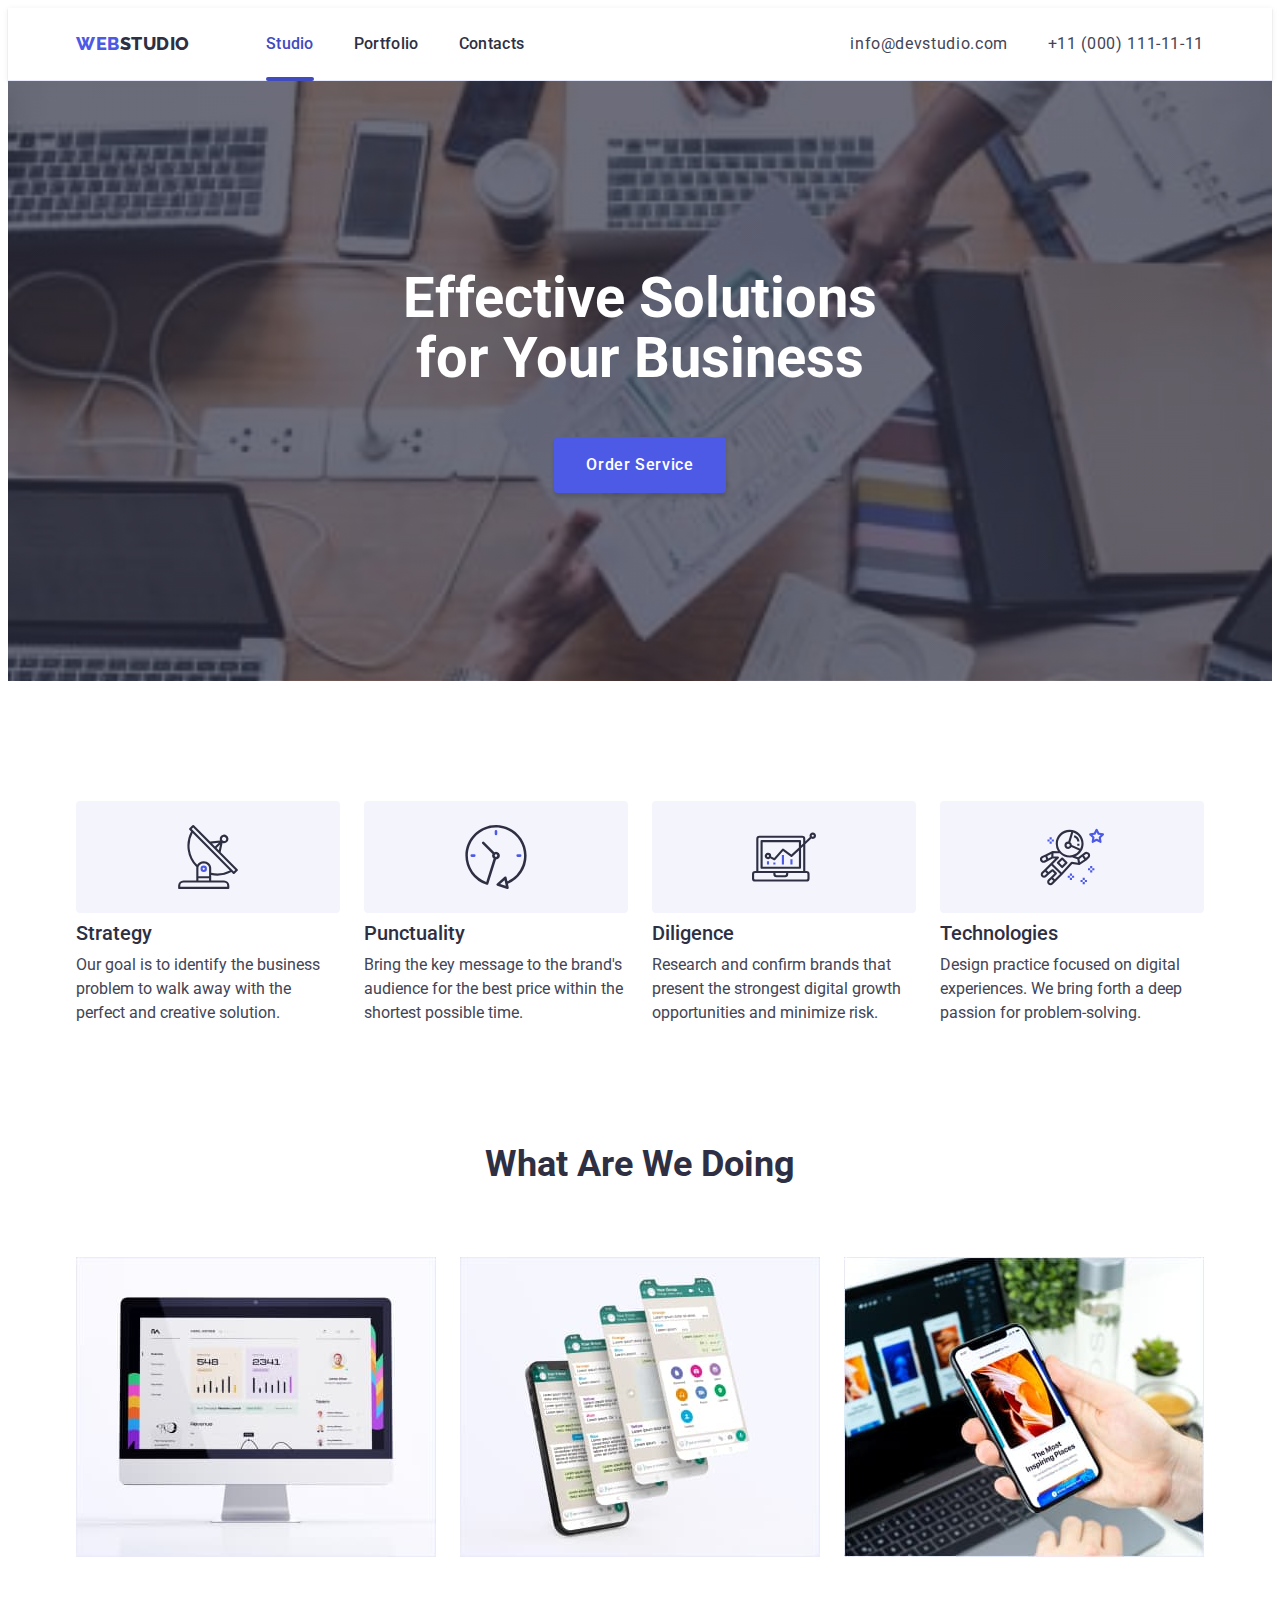
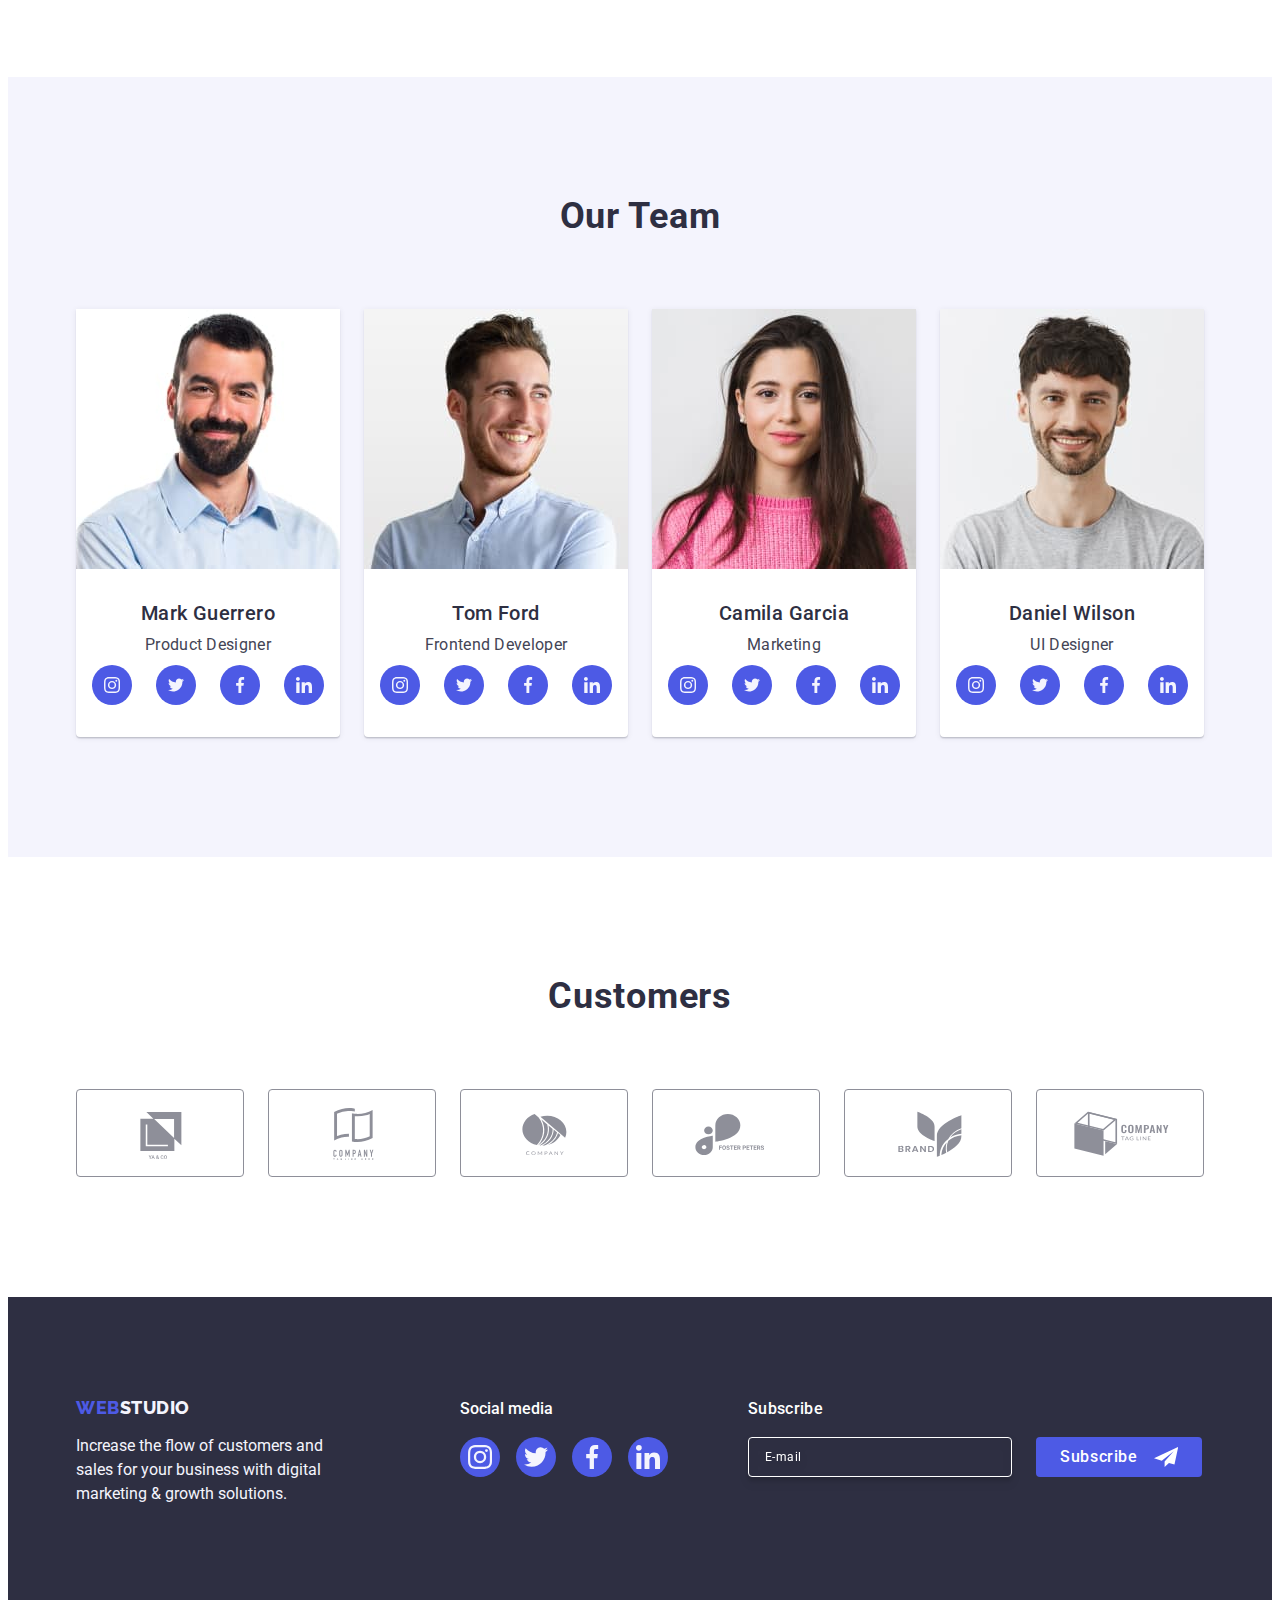
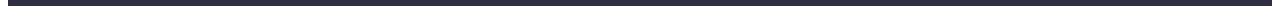
<file: index.html>
<!DOCTYPE html>
<html lang="en">

<head>
    <meta charset="UTF-8">
    <meta http-equiv="X-UA-Compatible" content="IE=edge">
    <meta name="viewport" content="width=device-width, initial-scale=1.0">
    <link rel="preconnect" href="https://fonts.googleapis.com">
    <link rel="preconnect" href="https://fonts.gstatic.com" crossorigin>
    <link
        href="https://fonts.googleapis.com/css2?family=Poltawski+Nowy:ital,wght@1,500&family=Raleway:wght@800&family=Roboto:wght@400;500;700&display=swap"
        rel="stylesheet" />
    <link rel="stylesheet" href="https://cdnjs.cloudflare.com/ajax/libs/modern-normalize/2.0.0/modern-normalize.min.css"
        integrity="sha512-4xo8blKMVCiXpTaLzQSLSw3KFOVPWhm/TRtuPVc4WG6kUgjH6J03IBuG7JZPkcWMxJ5huwaBpOpnwYElP/m6wg=="
        crossorigin="anonymous" referrerpolicy="no-referrer" />
    <link rel="stylesheet" href="./css/styles.css" />
    <title>Webstudio</title>
</head>

<body>
    <header class="header-page">
        <div class="header-container container">
            <nav class="header-nav">
                <a class="header-logo-blue link" href="./index.html">Web<span class="header-logo-black">Studio</span>
                </a>
                <ul class="header-nav-list list">
                    <li class="header-nav-item">
                        <a class="header-nav-link link current" href="./index.html">Studio</a>
                    </li>
                    <li class="header-nav-item">
                        <a class="header-nav-link link" href="./portfolio.html">Portfolio</a>
                    </li>
                    <li class="header-nav-item">
                        <a class="header-nav-link link" href="">Contacts</a>
                    </li>
                </ul>
            </nav>
            <address class="header-contacts">
                <ul class="header-contacts-list list">
                    <li class="header-contacts-item">
                        <a class="header-contacts-link link" href="mailto:info@devstudio.com">info@devstudio.com</a>
                    </li>
                    <li class="header-contacts-item">
                        <a class="header-contacts-link link" href="tel:+110001111111">+11 (000) 111-11-11</a>
                    </li>
                </ul>
            </address>

            <button class="mobile-menu-open js-open-menu" type="button">
                <svg class="mobile-menu-open-icon" aria-label="mobile-menu-open" width="32" height="22"
                    stroke="var(--primary-color)">
                    <use href="./images/icons.svg#icon-mobile-menu"></use>
                </svg>
            </button>

            <div class="mobile-menu-container js-menu-container">
                <div class="mobile-menu-cover">
                    <button class="mobile-menu-close js-close-menu" type="button">
                        <svg class="mobile-menu-close-icon" aria-label="mobile-menu-close" width="8" height="8">
                            <use href="./images/icons.svg#icon-close-icon"></use>
                        </svg>
                    </button>
                    <ul class="mobile-menu-list list">
                        <li class="mobile-menu-item">
                            <a class="mobile-menu-nav current link" href="./index.html">Studio</a>
                        </li>
                        <li class="mobile-menu-item">
                            <a class="mobile-menu-nav link" href="./portfolio.html">Portfolio</a>
                        </li>
                        <li class="mobile-menu-item">
                            <a class="mobile-menu-nav link" href="">Contacts</a>
                        </li>
                    </ul>
                    <address class="mobile-menu-contacts">
                        <ul class="mobile-menu-contacts-list list">
                            <li class="mobile-menu-contacts-item">
                                <a class="mobile-menu-contacts-tel link" href="tel:+110001111111">+11 (000)
                                    111-11-11</a>
                            </li>
                            <li class="mobile-menu-contacts-item">
                                <a class="mobile-menu-contacts-mail link"
                                    href="mailto:info@devstudio.com">info@devstudio.com</a>
                            </li>
                        </ul>
                    </address>
                    <ul class="mobile-menu-social-list list">
                        <li class="mobile-menu-social-item">
                            <a class="mobile-menu-social-link link" href="">
                                <svg class="mobile-menu-social-icon" width="16" height="16">
                                    <use href="./images/icons.svg#icon-instagram-2"></use>
                                </svg>
                            </a>
                        </li>
                        <li class="mobile-menu-social-item">
                            <a class="mobile-menu-social-link link" href="">
                                <svg class="mobile-menu-social-icon" width="16" height="16">
                                    <use href="./images/icons.svg#icon-twitter-1"></use>
                                </svg>
                            </a>
                        </li>
                        <li class="mobile-menu-social-item">
                            <a class="mobile-menu-social-link link" href="">
                                <svg class="mobile-menu-social-icon" width="16" height="16">
                                    <use href="./images/icons.svg#icon-facebook-1"></use>
                                </svg>
                            </a>
                        </li>
                        <li class="mobile-menu-social-item">
                            <a class="mobile-menu-social-link link" href="">
                                <svg class="mobile-menu-social-icon" width="16" height="16">
                                    <use href="./images/icons.svg#icon-linkedin-1"></use>
                                </svg>
                            </a>
                        </li>
                    </ul>
                </div>
            </div>
    </header>
    <!--HERO-->
    <main>
        <section class="hero-section hero-section-bg-img">
            <div class="container">
                <h1 class="hero-title">Effective Solutions for Your Business</h1>
                <button class="hero-button" type="button" data-modal-open>Order Service</button>
            </div>
        </section>
        <!--BENEFITS-->
        <section class="benefits">
            <div class="container">
                <h2 class="visually-hidden">Our benefits</h2>
                <ul class="benefits-list list">
                    <li class="benefits-item">
                        <div class="benefits-cover">
                            <svg class="benefits-icon" aria-label="antenna" width="64" height="64">
                                <use href="./images/icons.svg#icon-antenna"></use>
                            </svg>
                        </div>
                        <h3 class="benefits-title">Strategy</h3>
                        <p class="benefits-text">Our goal is to identify the business
                            problem to walk away with the perfect and creative solution.</p>
                    </li>
                    <li class="benefits-item">
                        <div class="benefits-cover">
                            <svg class="benefits-icon" aria-label="clock" width="64" height="64">
                                <use href="./images/icons.svg#icon-clock"></use>
                            </svg>
                        </div>
                        <h3 class="benefits-title">Punctuality</h3>
                        <p class="benefits-text">Bring the key message to the brand's audience for
                            the best price within the shortest possible time.
                        </p>
                    </li>
                    <li class="benefits-item">
                        <div class="benefits-cover">
                            <svg class="benefits-icon" aria-label="diagram" width="64" height="64">
                                <use href="./images/icons.svg#icon-diagram"></use>
                            </svg>
                        </div>
                        <h3 class="benefits-title">Diligence</h3>
                        <p class="benefits-text">Research and confirm brands that present the
                            strongest digital growth opportunities and minimize risk.
                        </p>
                    </li>
                    <li class="benefits-item">
                        <div class="benefits-cover">
                            <svg class="benefits-icon" aria-label="astronaut" width="64" height="64">
                                <use href="./images/icons.svg#icon-astronaut"></use>
                            </svg>
                        </div>
                        <h3 class="benefits-title">Technologies</h3>
                        <p class="benefits-text">Design practice focused on digital experiences.
                            We bring forth a deep passion for
                            problem-solving.
                        </p>
                    </li>
                </ul>
            </div>
        </section>
        <!--Preview-->
        <section class="preview">
            <div class="container">
                <h2 class="preview-title">What are we doing</h2>
                <ul class="preview-list list">
                    <li class="preview-item">
                        <img class="preview-image" srcset="./images/preview/preview-pic-1-2x.jpeg 2x"
                            src="./images/preview/preview-pic-1-1x.jpeg" alt="Computer interface" width="360" />
                    </li>
                    <li class="preview-item">
                        <img class="preview-image" srcset="./images/preview/preview-pic-2-2x.jpeg 2x"
                            src="./images/preview/preview-pic-2-1x.jpeg" alt="Apps interface" width="360" />
                    </li>
                    <li class="preview-item">
                        <img class="preview-image" srcset="./images/preview/preview-pic-3-2x.jpeg 2x"
                            src="./images/preview/preview-pic-3-1x.jpeg" alt="Webpage interface" width="360" />
                    </li>
                </ul>
            </div>
        </section>
        <!--Team members-->
        <section class="team">
            <div class="container">
                <h2 class="team-title">Our Team</h2>
                <ul class="team-list list">
                    <li class="team-item">
                        <img class="team-image" srcset="./images/our-team/team-mark-2x.jpeg 2x"
                            src="./images/our-team/team-mark-1x.jpeg" alt="Mark Guerrero" width="264" height="260" />
                        <div class="team-cover">
                            <h3 class="team-member">Mark Guerrero</h3>
                            <p class="team-occupation">Product Designer</p>
                            <ul class="team-icons list">
                                <li class="team-icons-item">
                                    <a href="" class="team-icons-link">
                                        <svg class="team-icon" aria-label="instagram" width="16" height="16">
                                            <use href="./images/icons.svg#icon-instagram-2"></use>
                                        </svg>
                                    </a>
                                </li>
                                <li class="team-icons-item">
                                    <a href="" class="team-icons-link">
                                        <svg class="team-icon" aria-label="twitter" width="16" height="16">
                                            <use href="./images/icons.svg#icon-twitter-1"></use>
                                        </svg>
                                    </a>
                                </li>
                                <li class="team-icons-item">
                                    <a href="" class="team-icons-link">
                                        <svg class="team-icon" aria-label="facebook" width="16" height="16">
                                            <use href="./images/icons.svg#icon-facebook-1"></use>
                                        </svg>
                                    </a>
                                </li>
                                <li class="team-icons-item">
                                    <a href="" class="team-icons-link">
                                        <svg class="team-icon" aria-label="linkedin" width="16" height="16">
                                            <use href="./images/icons.svg#icon-linkedin-1"></use>
                                        </svg>
                                    </a>
                                </li>
                            </ul>
                        </div>
                    </li>
                    <li class="team-item">
                        <img class="team-image" srcset="./images/our-team/team-tom-2x.jpeg 2x"
                            src="./images/our-team/team-tom-1x.jpeg" alt="Tom Ford" width="264" height="260" />
                        <div class="team-cover">
                            <h3 class="team-member">Tom Ford</h3>
                            <p class="team-occupation">Frontend Developer</p>
                            <ul class="team-icons list">
                                <li class="team-icons-item">
                                    <a href="" class="team-icons-link">
                                        <svg class="team-icon" aria-label="instagram" width="16" height="16">
                                            <use href="./images/icons.svg#icon-instagram-2"></use>
                                        </svg>
                                    </a>
                                </li>
                                <li class="team-icons-item">
                                    <a href="" class="team-icons-link">
                                        <svg class="team-icon" aria-label="twitter" width="16" height="16">
                                            <use href="./images/icons.svg#icon-twitter-1"></use>
                                        </svg>
                                    </a>
                                </li>
                                <li class="team-icons-item">
                                    <a href="" class="team-icons-link">
                                        <svg class="team-icon" aria-label="facebook" width="16" height="16">
                                            <use href="./images/icons.svg#icon-facebook-1"></use>
                                        </svg>
                                    </a>
                                </li>
                                <li class="team-icons-item">
                                    <a href="" class="team-icons-link">
                                        <svg class="team-icon" aria-label="linkedin" width="16" height="16">
                                            <use href="./images/icons.svg#icon-linkedin-1"></use>
                                        </svg>
                                    </a>
                                </li>
                            </ul>
                        </div>
                    </li>
                    <li class="team-item">
                        <img class="team__image" srcset="./images/our-team/team-camila-2x.jpeg 2x"
                            src="./images/our-team/team-camila-1x.jpeg" alt="Camila Garcia" width="264" height="260" />
                        <div class="team-cover">
                            <h3 class="team-member">Camila Garcia</h3>
                            <p class="team-occupation">Marketing</p>
                            <ul class="team-icons list">
                                <li class="team-icons-item">
                                    <a href="" class="team-icons-link">
                                        <svg class="team-icon" aria-label="instagram" width="16" height="16">
                                            <use href="./images/icons.svg#icon-instagram-2"></use>
                                        </svg>
                                    </a>
                                </li>
                                <li class="team-icons-item">
                                    <a href="" class="team-icons-link">
                                        <svg class="team-icon" aria-label="twitter" width="16" height="16">
                                            <use href="./images/icons.svg#icon-twitter-1"></use>
                                        </svg>
                                    </a>
                                </li>
                                <li class="team-icons-item">
                                    <a href="" class="team-icons-link">
                                        <svg class="team-icon" aria-label="facebook" width="16" height="16">
                                            <use href="./images/icons.svg#icon-facebook-1"></use>
                                        </svg>
                                    </a>
                                </li>
                                <li class="team-icons-item">
                                    <a href="" class="team-icons-link">
                                        <svg class="team-icon" aria-label="linkedin" width="16" height="16">
                                            <use href="./images/icons.svg#icon-linkedin-1"></use>
                                        </svg>
                                    </a>
                                </li>
                            </ul>
                        </div>
                    </li>
                    <li class="team-item">
                        <img class="team__image" srcset="./images/our-team/team-daniel-2x.jpeg 2x"
                            src="./images/our-team/team-daniel-1x.jpeg" alt="Daniel Wilson" width="264" height="260" />
                        <div class="team-cover">
                            <h3 class="team-member">Daniel Wilson</h3>
                            <p class="team-occupation">UI Designer</p>
                            <ul class="team-icons list">
                                <li class="team-icons-item">
                                    <a href="" class="team-icons-link">
                                        <svg class="team-icon" aria-label="instagram" width="16" height="16">
                                            <use href="./images/icons.svg#icon-instagram-2"></use>
                                        </svg>
                                    </a>
                                </li>
                                <li class="team-icons-item">
                                    <a href="" class="team-icons-link">
                                        <svg class="team-icon" aria-label="twitter" width="16" height="16">
                                            <use href="./images/icons.svg#icon-twitter-1"></use>
                                        </svg>
                                    </a>
                                </li>
                                <li class="team-icons-item">
                                    <a href="" class="team-icons-link">
                                        <svg class="team-icon" aria-label="facebook" width="16" height="16">
                                            <use href="./images/icons.svg#icon-facebook-1"></use>
                                        </svg>
                                    </a>
                                </li>
                                <li class="team-icons-item">
                                    <a href="" class="team-icons-link">
                                        <svg class="team-icon" aria-label="linkedin" width="16" height="16">
                                            <use href="./images/icons.svg#icon-linkedin-1"></use>
                                        </svg>
                                    </a>
                                </li>
                            </ul>
                        </div>
                    </li>
                </ul>
            </div>
        </section>

        <!--CUSTOMERS SECTION-->

        <section class="customers">
            <div class="customers-container container">
                <h2 class="customers-title">Customers</h2>
                <ul class="customers-list list">
                    <li class="customers-item">
                        <a href="" class="customers-link">
                            <svg class="customers-icon" aria-label="customers-logo" width="104" height="56">
                                <use href="./images/icons.svg#icon-logo-1"></use>
                            </svg> </a>
                    </li>
                    <li class="customers-item">
                        <a href="" class="customers-link">
                            <svg class="customers-icon" aria-label="customers-logo" width="104" height="56">
                                <use href="./images/icons.svg#icon-logo-2"></use>
                            </svg> </a>
                    </li>
                    <li class="customers-item">
                        <a href="" class="customers-link">
                            <svg class="customers-icon" aria-label="customers-logo" width="104" height="56">
                                <use href="./images/icons.svg#icon-logo-3"></use>
                            </svg> </a>
                    </li>
                    <li class="customers-item">
                        <a href="" class="customers-link">
                            <svg class="customers-icon" aria-label="customers-logo" width="104" height="56">
                                <use href="./images/icons.svg#icon-logo-4"></use>
                            </svg> </a>
                    </li>
                    <li class="customers-item">
                        <a href="" class="customers-link">
                            <svg class="customers-icon" aria-label="customers-logo" width="104" height="56">
                                <use href="./images/icons.svg#icon-logo-5"></use>
                            </svg> </a>
                    </li>
                    <li class="customers-item">
                        <a href="" class="customers-link">
                            <svg class="customers-icon" aria-label="customers-logo" width="104" height="56">
                                <use href="./images/icons.svg#icon-logo-6"></use>
                            </svg> </a>
                    </li>
                </ul>
            </div>
        </section>
    </main>

    <!--Footer-->

    <footer class="footer">
        <div class="footer-container container">
            <div class="footer-logo-cover">
                <a class="footer-logo-blue link" href="./index.html">Web<span class="footer-logo-white">Studio</span>
                </a>
                <p class="footer-subtext">Increase the flow of customers and sales for your business
                    with digital marketing & growth solutions.
                </p>
            </div>

            <div class="footer-cover">
                <p class="footer-media-subtext">Social media</p>
                <ul class="footer-media-list list">
                    <li class="footer-media-item">
                        <a href="" class="footer-media-link">
                            <svg class="footer-icon" aria-label="icon-instagram" width="24" height="24">
                                <use href="./images/icons.svg#icon-instagram-2"></use>
                            </svg>
                        </a>
                    </li>
                    <li class="footer-media-item">
                        <a href="" class="footer-media-link">
                            <svg class="footer-icon" aria-label="icon-twitter" width="24" height="24">
                                <use href="./images/icons.svg#icon-twitter-1"></use>
                            </svg>
                        </a>
                    </li>
                    <li class="footer-media-item">
                        <a href="" class="footer-media-link">
                            <svg class="footer-icon" aria-label="icon-facebook" width="24" height="24">
                                <use href="./images/icons.svg#icon-facebook-1"></use>
                            </svg>
                        </a>
                    </li>
                    <li class="footer-media-item">
                        <a href="" class="footer-media-link">
                            <svg class="footer-icon" aria-label="icon-linkedin" width="24" height="24">
                                <use href="./images/icons.svg#icon-linkedin-1"></use>
                            </svg>
                        </a>
                    </li>
                </ul>
            </div>

            <div class="footer-subscribe-cover">
                <p class="footer-subscribe-text">Subscribe</p>
                <form class="footer-subscribe-form">
                    <label class="footer-subscribe-label">
                        <input class="footer-subscribe-input" type="email" name="email-field" placeholder="E-mail" />
                    </label>
                    <button type="submit" name="email-subscribe-button" class="footer-subscribe-button">
                        Subscribe
                        <svg class="footer-subscribe-icon" aria-label="icon-send" width="24" height="24">
                            <use href="./images/icons.svg#icon-icon-send"></use>
                        </svg>
                    </button>
                </form>
            </div>
        </div>
        </div>
    </footer>

    <div class="backdrop is-hidden" data-modal>
        <div class="modal">
            <button class="modal-button-close" type="button" data-modal-close>
                <svg class="modal-icon-close" aria-label="icon-modal-close" width="8" height="8">
                    <use href="./images/icons.svg#icon-close-icon"></use>
                </svg>
            </button>

            <p class="modal-title">
                Leave your contacts and we will call you back
            </p>

            <form class="modal-form">
                <div class="modal-cover">
                    <label class="modal-label" for="user-name">Name</label>
                    <div class="modal-icon-cover">
                        <input class="modal-input" type="text" name="user-name" id="user-name" />
                        <svg class="modal-icon" aria-label="icon-person" width="18" height="24">
                            <use href="./images/icons.svg#icon-person-black"></use>
                        </svg>
                    </div>
                </div>

                <div class="modal-cover">
                    <label class="modal-label" for="phone-number">Phone</label>
                    <div class="modal-icon-cover">
                        <input class="modal-input" type="tel" name="phone-number" id="phone-number" />
                        <svg class="modal-icon" aria-label="icon-phone" width="18" height="24">
                            <use href="./images/icons.svg#icon-phone-black"></use>
                        </svg>
                    </div>
                </div>

                <div class="modal-cover">
                    <label class="modal-label" for="useremail">Email</label>
                    <div class="modal-icon-cover">
                        <input class="modal-input" type="email" name="user-email" id="useremail" />
                        <svg class="modal-icon" aria-label="icon-email" width="18" height="24">
                            <use href="./images/icons.svg#icon-email-black"></use>
                        </svg>
                    </div>
                </div>

                <div class="modal-text-field-cover">
                    <label class="modal-label" for="user-comment">Comment</label>
                    <textarea class="modal-text-field" name="user-comment" id="user-comment"
                        placeholder="Text input"></textarea>
                </div>

                <div class="modal-check-cover">
                    <input class="modal-check-input visually-hidden" type="checkbox" name="user-privacy"
                        id="user-privacy" value="true" />
                    <label class="modal-check-text" for="user-privacy">
                        <span class="modal-check-box">
                            <svg class="modal-icon-check" aria-label="icon-check-white" width="10" height="8">
                                <use href="./images/icons.svg#icon-check_white"></use>
                            </svg></span>
                        I accept the terms and conditions of the
                        <a class="modal-link-text" href="">Privacy Policy</a></label>
                </div>

                <button class="modal-button-submit" type="submit">Send</button>
            </form>
        </div>
    </div>

    <script src="./js/modal.js"></script>
    <script src="./js/mobile-menu.js"></script>

</body>

</html>
</file>
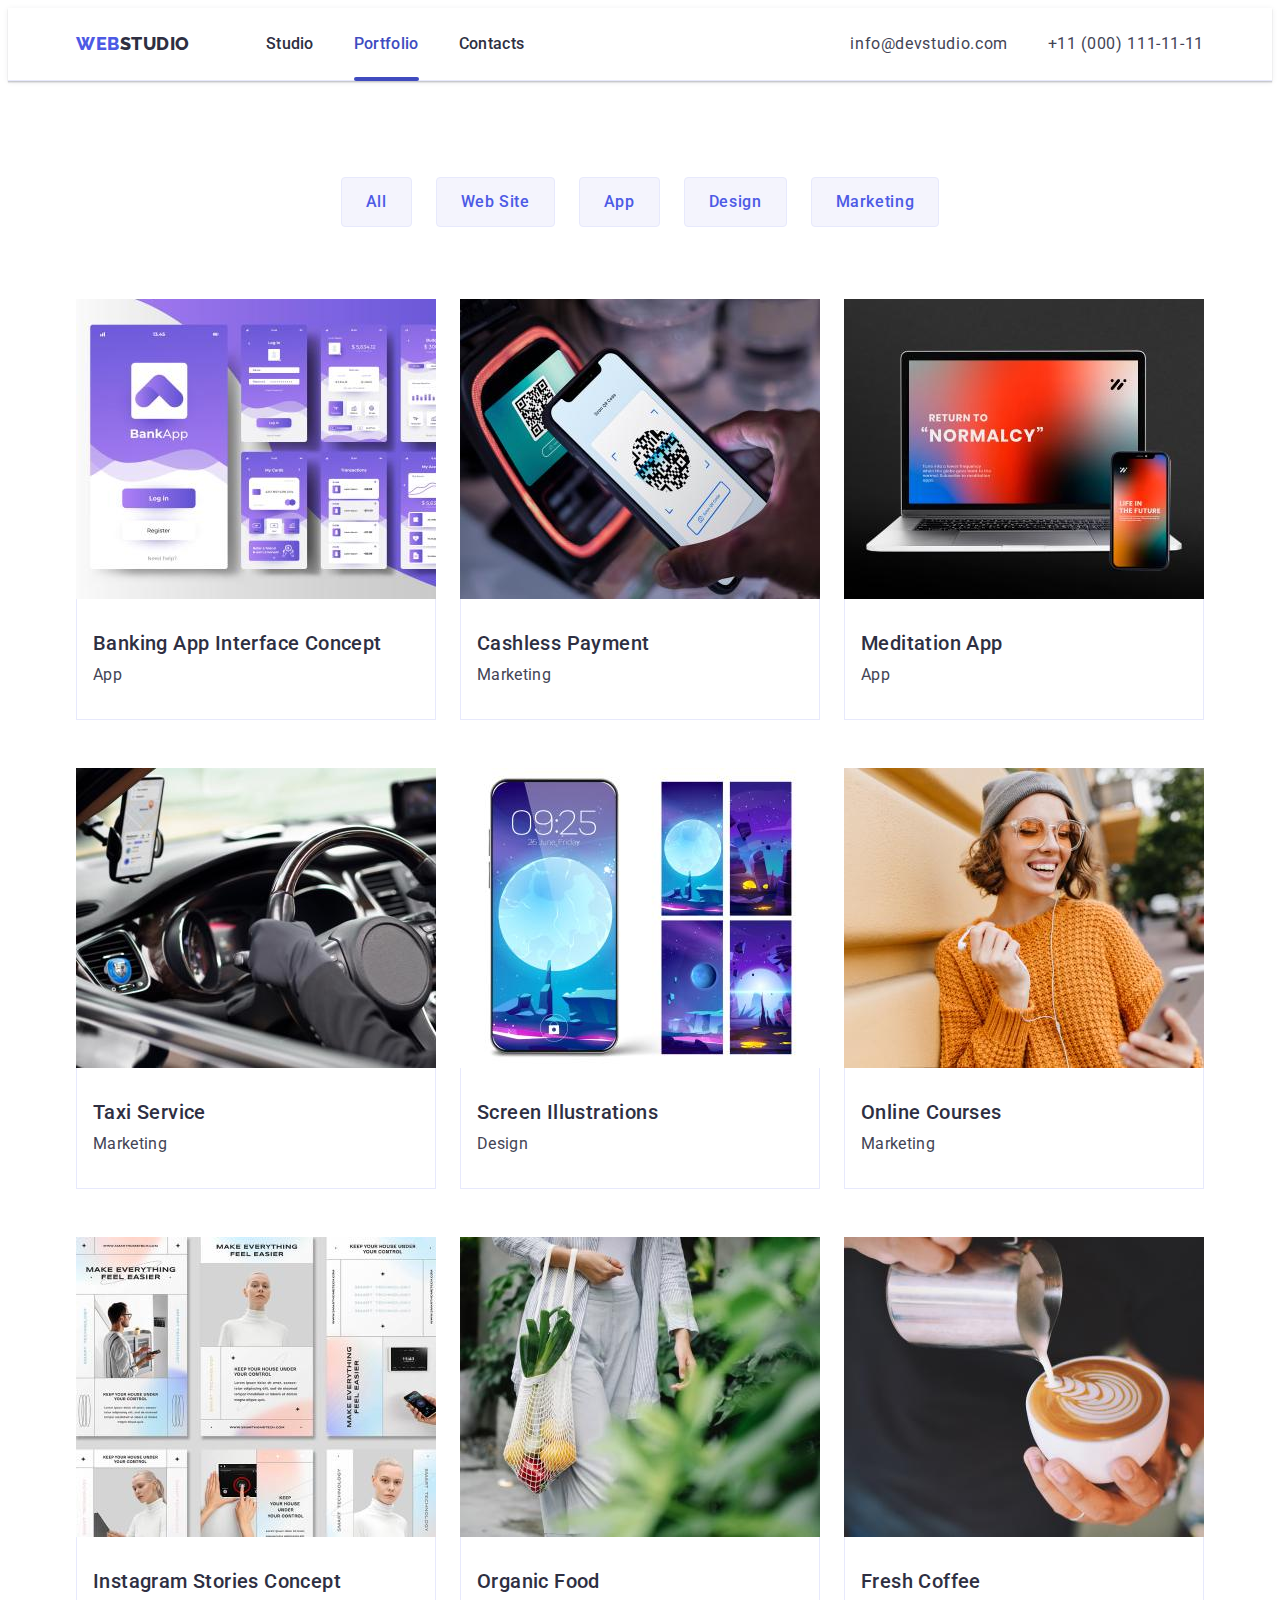
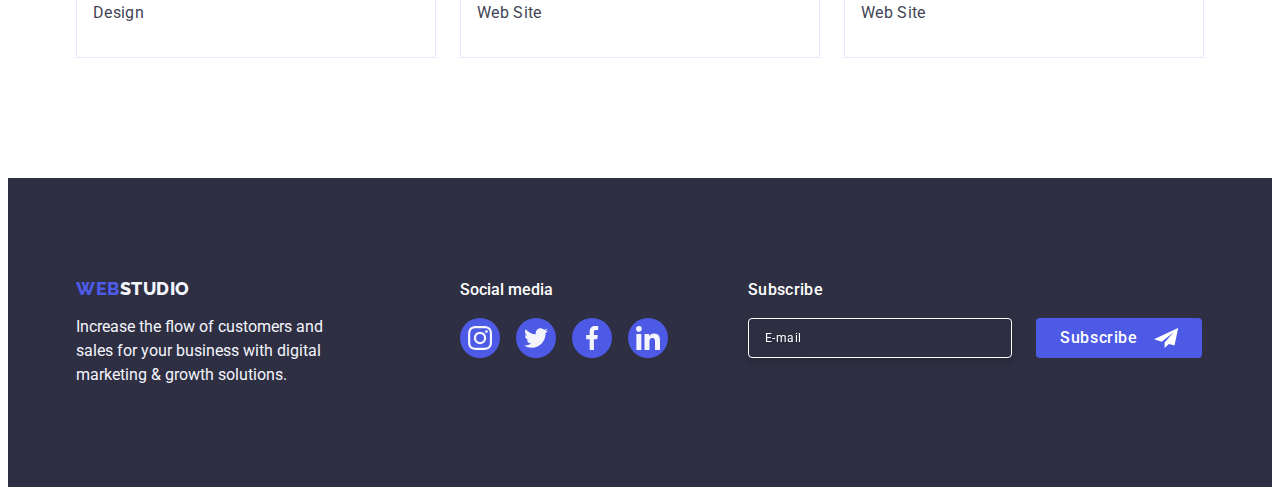
<file: portfolio.html>
<!DOCTYPE html>
<html lang="en">

<head>
    <meta charset="UTF-8">
    <meta http-equiv="X-UA-Compatible" content="IE=edge">
    <meta name="viewport" content="width=device-width, initial-scale=1.0">
    <link rel="preconnect" href="https://fonts.googleapis.com">
    <link rel="preconnect" href="https://fonts.gstatic.com" crossorigin>
    <link
        href="https://fonts.googleapis.com/css2?family=Poltawski+Nowy:ital,wght@1,500&family=Raleway:wght@800&family=Roboto:wght@400;500;700&display=swap"
        rel="stylesheet" />
    <link rel="stylesheet" href="https://cdnjs.cloudflare.com/ajax/libs/modern-normalize/2.0.0/modern-normalize.min.css"
        integrity="sha512-4xo8blKMVCiXpTaLzQSLSw3KFOVPWhm/TRtuPVc4WG6kUgjH6J03IBuG7JZPkcWMxJ5huwaBpOpnwYElP/m6wg=="
        crossorigin="anonymous" referrerpolicy="no-referrer" />
    <link rel="stylesheet" href="./css/styles.css" />
    <title>Webstudio</title>
</head>

<body>
    <header class="header-page">
        <div class="header-container container">
            <nav class="header-nav">
                <a class="header-logo-blue link" href="./index.html">Web<span class="header-logo-black">Studio</span>
                </a>
                <ul class="header-nav-list list">
                    <li class="header-nav-item">
                        <a class="header-nav-link link" href="./index.html">Studio</a>
                    </li>
                    <li class="header-nav-item">
                        <a class="header-nav-link link current" href="./portfolio.html">Portfolio</a>
                    </li>
                    <li class="header-nav-item">
                        <a class="header-nav-link link" href="">Contacts</a>
                    </li>
                </ul>
            </nav>
            <address class="header-contacts">
                <ul class="header-contacts-list list">
                    <li class="header-contacts-item">
                        <a class="header-contacts-link link" href="mailto:info@devstudio.com">info@devstudio.com</a>
                    </li>
                    <li class="header-contacts-item">
                        <a class="header-contacts-link link" href="tel:+110001111111">+11 (000) 111-11-11</a>
                    </li>
                </ul>
            </address>
        </div>
    </header>

    <!--Proposal Gallery-->

    <main>
        <section class="proposals">
            <div class="container">
                <h1 class="visually-hidden">Proposals</h1>
                <ul class="nav-list-proposals list">
                    <li>
                        <button class="nav-button-proposals" type="button">All</button>
                    </li>
                    <li>
                        <button class="nav-button-proposals" type="button">Web Site</button>
                    </li>
                    <li>
                        <button class="nav-button-proposals" type="button">App</button>
                    </li>
                    <li>
                        <button class="nav-button-proposals" type="button">Design</button>
                    </li>
                    <li>
                        <button class="nav-button-proposals" type="button">Marketing</button>
                    </li>
                </ul>

                <!--All-->

                <ul class="product-list list">
                    <li class="product-item">
                        <a class="product-link link" tabindex="0">
                            <div class="product-overley-cover">
                                <img class="product-image" src="./images/portfolio/banking.jpg"
                                    alt="Banking App Interface Concept" width="360" height="300" />
                                <p class="product-oveley-text">14 Stylish and User-Friendly App Design Concepts · Task
                                    Manager App · Calorie Tracker App · Exotic Fruit Ecommerce
                                    App · Cloud Storage App</p>
                            </div>
                            <div class="product-cover">
                                <h2 class="product-title">Banking App Interface Concept</h2>
                                <p class="product-type">App</p>
                            </div>
                        </a>
                    </li>
                    <li class="product-item">
                        <a class="product-link link" tabindex="0">
                            <div class="product-overley-cover">
                                <img class="product-image" src="./images/portfolio/payment.jpg" alt="Cashless Payment"
                                    width="360" height="300" />
                                <p class="product-oveley-text">14 Stylish and User-Friendly App Design Concepts · Task
                                    Manager App · Calorie Tracker App · Exotic Fruit Ecommerce
                                    App · Cloud Storage App</p>
                            </div>
                            <div class="product-cover">
                                <h2 class="product-title">Cashless Payment</h2>
                                <p class="product-type">Marketing</p>
                            </div>
                        </a>
                    </li>
                    <li class="product-item">
                        <a class="product-link link" tabindex="0">
                            <div class="product-overley-cover">
                                <img class="pr-image" src="./images/portfolio/meditation.jpg" alt="Meditation App"
                                    width="360" height="360" />
                                <p class="product-oveley-text">14 Stylish and User-Friendly App Design Concepts · Task
                                    Manager App · Calorie Tracker App · Exotic Fruit Ecommerce
                                    App · Cloud Storage App</p>
                            </div>
                            <div class="product-cover">
                                <h2 class="product-title">Meditation App</h2>
                                <p class="product-type">App</p>
                            </div>
                        </a>
                    </li>
                    <li class="product-item">
                        <a class="product-link link" tabindex="0">
                            <div class="product-overley-cover">
                                <img class="product-image" src="./images/portfolio/taxi.jpg" alt="Taxi Service"
                                    width="360" height="300" />
                                <p class="product-oveley-text">14 Stylish and User-Friendly App Design Concepts · Task
                                    Manager App · Calorie Tracker App · Exotic Fruit Ecommerce
                                    App · Cloud Storage App</p>
                            </div>
                            <div class="product-cover">
                                <h2 class="product-title">Taxi Service</h2>
                                <p class="product-type">Marketing</p>
                            </div>
                        </a>
                    </li>
                    <li class="product-item">
                        <a class="product-link link" tabindex="0">
                            <div class="product-overley-cover">
                                <img class="product-image" src="./images/portfolio/screen.jpg"
                                    alt="Screen Illustrations" width="360" height="300" />
                                <p class="product-oveley-text">14 Stylish and User-Friendly App Design Concepts · Task
                                    Manager App · Calorie Tracker App · Exotic Fruit Ecommerce
                                    App · Cloud Storage App</p>
                            </div>
                            <div class="product-cover">
                                <h2 class="product-title">Screen Illustrations</h2>
                                <p class="product-type">Design</p>
                            </div>
                        </a>
                    </li>
                    <li class="product-item">
                        <a class="product-link link" tabindex="0">
                            <div class="product-overley-cover">
                                <img class="product-image" src="./images/portfolio/courses.jpg" alt="Online Courses"
                                    width="360" height="300" />
                                <p class="product-oveley-text">14 Stylish and User-Friendly App Design Concepts · Task
                                    Manager App · Calorie Tracker App · Exotic Fruit Ecommerce
                                    App · Cloud Storage App</p>
                            </div>
                            <div class="product-cover">
                                <h2 class="product-title">Online Courses</h2>
                                <p class="product-type">Marketing</p>
                            </div>
                        </a>
                    </li>
                    <li class="product-item">
                        <a class="product-link link" tabindex="0">
                            <div class="product-overley-cover">
                                <img class="product-image" src="./images/portfolio/instagram.jpg"
                                    alt="Instagram Stories Concept" width="360" height="360" />
                                <p class="product-oveley-text">14 Stylish and User-Friendly App Design Concepts · Task
                                    Manager App · Calorie Tracker App · Exotic Fruit Ecommerce
                                    App · Cloud Storage App</p>
                            </div>
                            <div class="product-cover">
                                <h2 class="product-title">Instagram Stories Concept</h2>
                                <p class="product-type">Design</p>
                            </div>
                        </a>
                    </li>
                    <li class="product-item">
                        <a class="product-link link" tabindex="0">
                            <div class="product-overley-cover">
                                <img class="product-image" src="./images/portfolio/food.jpg" alt="Organic Food"
                                    width="360" height="300" />
                                <p class="product-oveley-text">14 Stylish and User-Friendly App Design Concepts · Task
                                    Manager App · Calorie Tracker App · Exotic Fruit Ecommerce
                                    App · Cloud Storage App</p>
                            </div>
                            <div class="product-cover">
                                <h2 class="product-title">Organic Food</h2>
                                <p class="product-type">Web Site</p>
                            </div>
                        </a>
                    </li>
                    <li class="product-item">
                        <a class="product-link link" tabindex="0">
                            <div class="product-overley-cover">
                                <img class="product-image" src="./images/portfolio/coffee.jpg" alt="Fresh Coffee"
                                    width="360" height="300" />
                                <p class="product-oveley-text">14 Stylish and User-Friendly App Design Concepts · Task
                                    Manager App · Calorie Tracker App · Exotic Fruit Ecommerce
                                    App · Cloud Storage App</p>
                            </div>
                            <div class="product-cover">
                                <h2 class="product-title">Fresh Coffee</h2>
                                <p class="product-type">Web Site</p>
                            </div>
                        </a>
                    </li>
                </ul>
            </div>
        </section>
    </main>

    <!--Footer-->

    <footer class="footer">
        <div class="footer-container container">
            <div class="footer-logo-cover">
                <a class="footer-logo-blue link" href="./index.html">Web<span class="footer-logo-white">Studio</span>
                </a>
                <p class="footer-subtext">Increase the flow of customers and sales for your business
                    with digital marketing & growth solutions.
                </p>
            </div>

            <div class="footer-cover">
                <p class="footer-media-subtext">Social media</p>
                <ul class="footer-media-list list">
                    <li class="footer-media-item">
                        <a href="" class="footer-media-link">
                            <svg class="footer-icon" aria-label="icon-instagram" width="24" height="24">
                                <use href="./images/icons.svg#icon-instagram-2"></use>
                            </svg>
                        </a>
                    </li>
                    <li class="footer-media-item">
                        <a href="" class="footer-media-link">
                            <svg class="footer-icon" aria-label="icon-twitter" width="24" height="24">
                                <use href="./images/icons.svg#icon-twitter-1"></use>
                            </svg>
                        </a>
                    </li>
                    <li class="footer-media-item">
                        <a href="" class="footer-media-link">
                            <svg class="footer-icon" aria-label="icon-facebook" width="24" height="24">
                                <use href="./images/icons.svg#icon-facebook-1"></use>
                            </svg>
                        </a>
                    </li>
                    <li class="footer-media-item">
                        <a href="" class="footer-media-link">
                            <svg class="footer-icon" aria-label="icon-linkedin" width="24" height="24">
                                <use href="./images/icons.svg#icon-linkedin-1"></use>
                            </svg>
                        </a>
                    </li>
                </ul>
            </div>

            <div class="footer-subscribe-cover">
                <p class="footer-subscribe-text">Subscribe</p>
                <form class="footer-subscribe-form">
                    <label class="footer-subscribe-label">
                        <input class="footer-subscribe-input" type="email" name="email-field" placeholder="E-mail" />
                    </label>
                    <button type="submit" name="email-subscribe-button" class="footer-subscribe-button">
                        Subscribe
                        <svg class="footer-subscribe-icon" aria-label="icon-send" width="24" height="24">
                            <use href="./images/icons.svg#icon-icon-send"></use>
                        </svg>
                    </button>
                </form>
            </div>

        </div>
    </footer>

</body>

</html>
</file>
<file: css/styles.css>
:root {
  --color-white: #ffffff;
  --primary-color: #2e2f42;
  --accent-color: #4d5ae5;
  --color-ocean: #404bbf;
  --color-slate: #434455;
  --color-cloud: #f4f4fd;
  --color-cornflower: #e7e9fc;
  --color-green: #31d0aa;
  --color-light-slate: #8e8f99;
  --color-dairy: #fcfcfc;
}

*,
*::before,
*::after {
  box-sizing: border-box;
}

body {
  font-family: "Roboto", sans-serif;
  color: var(--color-slate);
  background-color: var(--color-white);
  font-size: 16px;
  line-height: 1.5;
}

.list {
  list-style: none;
}

.link {
  text-decoration: none;
}

h1,
h2,
h3,
h4,
h5,
h6,
p,
ul {
  margin: 0;
  padding: 0;
}

input,
textarea,
button {
  font: inherit;
}

a {
  text-decoration: none;
  outline: none;
}

img {
  display: block;
  max-width: 100%;
  height: auto;
}

button {
  cursor: pointer;
  color: currentColor;
}

.visually-hidden {
  position: absolute;
  width: 1px;
  height: 1px;
  margin: -1px;
  border: 0;
  padding: 0;
  white-space: nowrap;
  clip-path: inset(100%);
  clip: rect(0 0 0 0);
  overflow: hidden;
}

.container {
  min-width: 320px;
  padding-left: 16px;
  padding-right: 16px;
  margin: 0 auto;
}

@media screen and (min-width: 428px) {
  .container {
    width: 428px;
  }
}

@media screen and (min-width: 768px) {
  .container {
    width: 768px;
  }
}

@media screen and (min-width: 1158px) {
  .container {
    width: 1158px;
    padding: 0 15px;
  }
}

/* PAGE STUDIO */

.header-page {
  border-bottom: 1px solid var(--color-cornflower);
  box-shadow: 0px 2px 1px rgba(46, 47, 66, 0.08),
    0px 1px 1px rgba(46, 47, 66, 0.16), 0px 1px 6px rgba(46, 47, 66, 0.08);
}

.header-container {
  display: flex;
  align-items: center;
}

.header-nav {
  display: flex;
  align-items: center;
}

@media screen and (max-width: 767px) {
  .header-nav-item {
    display: none;
  }
}

.header-nav-list {
  display: flex;
  gap: 40px;
}

.hero-section-bg-img {
  margin: 0 auto;
  max-width: 1440px;
  background-position: center;
  background-repeat: no-repeat;
  background-size: cover;
  background-image: linear-gradient(
      rgba(46, 47, 66, 0.7),
      rgba(46, 47, 66, 0.7)
    ),
    url("../images/img-name.jpg");
}

.header-logo-blue {
  display: inline-block;
  margin-right: 76px;

  color: var(--accent-color);
  font-family: "Raleway", sans-serif;
  font-weight: 800;
  font-size: 18px;
  line-height: 1.17;
  letter-spacing: 0.03em;
  text-transform: uppercase;
}

.header-logo-black {
  color: var(--primary-color);
  font-family: "Raleway", sans-serif;
  font-weight: 800;
  font-size: 18px;
  line-height: 1.17;
  letter-spacing: 0.03em;
  text-transform: uppercase;
}

.header-nav-link {
  position: relative;
  display: block;
  transition: color 250ms cubic-bezier(0.4, 0, 0.2, 1);
  padding: 24px 0;

  color: var(--primary-color);
  font-weight: 500;
  font-size: 16px;
  line-height: 1.5;
  letter-spacing: 0.02em;
}

.header-nav-link:hover,
.header-nav-link:focus {
  color: var(--color-ocean);
}

.header-nav-link.current {
  color: var(--color-ocean);
}

.header-nav-link.current::after {
  content: "";
  display: block;
  width: 100%;
  height: 4px;
  border-radius: 2px;
  background-color: var(--color-ocean);
  position: absolute;
  bottom: -1px;
  left: 0;
}

.header-contacts-list {
  display: flex;
  gap: 12px;
  flex-direction: column;
  padding-top: 16px;
  padding-bottom: 16px;
}

.header-contacts {
  font-style: normal;
  margin-left: auto;
}

@media screen and (max-width: 767px) {
  .header-contacts {
    display: none;
  }
}

@media screen and (min-width: 768px) {
  .header-contacts-list {
    display: flex;
    flex-direction: column;
    padding: 0;
    gap: 0;
  }
}

@media screen and (min-width: 1158px) {
  .header-contacts-list {
    padding-top: 24px;
    padding-bottom: 24px;
    display: flex;
    gap: 40px;
    flex-direction: row;
  }
}

@media screen and (min-width: 768px) {
  .header-contacts-link {
    color: var(--color-slate);
    font-weight: 400;
    font-size: 12px;
    line-height: 1.17;
    letter-spacing: 0.04em;
    transition: color 250ms cubic-bezier(0.4, 0, 0.2, 1);
  }
}

@media screen and (min-width: 1158px) {
  .header-contacts-link {
    font-size: 16px;
    line-height: 1.5;
    display: inline-block;
  }
}

.header-contacts-link:hover,
.header-contacts-link:focus {
  color: var(--color-ocean);
}

/* HERO SECTION */

.hero-section {
  background-color: var(--primary-color);
}

@media screen and (max-width: 1157px) {
  .hero-section {
    padding: 112px 0;
  }
}

@media screen and (min-width: 1158px) {
  .hero-section {
    padding: 188px 0;
  }
}

.hero-section-bg-img {
  width: 100%;
  background-position: center;
  background-repeat: no-repeat;
  background-size: cover;
  background-image: linear-gradient(
      rgba(46, 47, 66, 0.7),
      rgba(46, 47, 66, 0.7)
    ),
    url("../images/hero/hero-mobile-1x.jpg");
}

@media (min-device-pixel-ratio: 2),
  (min-resolution: 192dpi),
  (min-resolution: 2dppx) {
  .hero__bg-image {
    background-image: linear-gradient(
        rgba(46, 47, 66, 0.7),
        rgba(46, 47, 66, 0.7)
      ),
      url("../images/hero/hero-mobile-2x.jpg");
  }
}

@media screen and (min-width: 768px) {
  .hero__bg-image {
    width: 100%;
    background-image: linear-gradient(
        rgba(46, 47, 66, 0.7),
        rgba(46, 47, 66, 0.7)
      ),
      url("../images/hero/hero-tablet-1x.jpg");
  }

  @media (min-device-pixel-ratio: 2),
    (min-resolution: 192dpi),
    (min-resolution: 2dppx) {
    .hero__bg-image {
      background-image: linear-gradient(
          rgba(46, 47, 66, 0.7),
          rgba(46, 47, 66, 0.7)
        ),
        url("../images/hero/hero-tablet-2x.jpg");
    }
  }
}

@media screen and (min-width: 1158px) {
  .hero__bg-image {
    width: 100%;
    background-image: linear-gradient(
        rgba(46, 47, 66, 0.7),
        rgba(46, 47, 66, 0.7)
      ),
      url("../images/hero/hero-desktop-1x.jpg");
  }
  @media (min-device-pixel-ratio: 2),
    (min-resolution: 192dpi),
    (min-resolution: 2dppx) {
    .hero__bg-image {
      background-image: linear-gradient(
          rgba(46, 47, 66, 0.7),
          rgba(46, 47, 66, 0.7)
        ),
        url("../images/hero/hero-desktop-2x.jpg");
    }
  }
}

.hero-title {
  max-width: 320px;
  text-align: center;
  margin: 0 auto 72px;

  color: var(--color-white);
  font-weight: 700;
  font-size: 36px;
  line-height: 1.11;
}

@media screen and (min-width: 768px) {
  .hero-title {
    font-size: 56px;
    line-height: 1.07;
    max-width: 496px;
    margin: 0 auto 36px;
  }
}

@media screen and (min-width: 1158px) {
  .hero-title {
    margin: 0 auto 48px;
  }
}

.hero-button {
  border-radius: 4px;
  padding: 16px 32px 16px 32px;
  border: none;
  box-shadow: 0px 4px 4px 0px rgba(0, 0, 0, 0.15);
  display: block;
  margin: 0 auto;
  min-width: 169px;
  transition: background-color 250ms cubic-bezier(0.4, 0, 0.2, 1);

  color: var(--color-white);
  background-color: var(--accent-color);
  font-family: "Roboto", sans-serif;
  font-weight: 500;
  font-size: 16px;
  line-height: 1.5;
  letter-spacing: 0.04em;
  cursor: pointer;
}

.hero-button:hover,
.hero-button:focus {
  background-color: var(--color-ocean);
  box-shadow: 0px 4px 4px 0px rgba(0, 0, 0, 0.15);
}

/* BENEFITS SECTION */

@media screen and (max-width: 1157px) {
  .benefits {
    padding: 96px 0;
  }
}

@media screen and (min-width: 1158px) {
  .benefits {
    padding: 120px 0;
  }
}

@media screen and (max-width: 767px) {
  .benefits-list {
    display: flex;
    flex-direction: column;
    gap: 72px;
  }
}

@media screen and (min-width: 768px) {
  .benefits-list {
    display: flex;
    flex-direction: row;
    flex-wrap: wrap;

    row-gap: 72px;
    column-gap: 24px;
  }
}

@media screen and (min-width: 1158px) {
  .benefits-list {
    flex-wrap: nowrap;
    gap: 24px;
  }
}

@media screen and (min-width: 768px) {
  .benefits-item {
    width: calc((100% - 24px) / 2);
  }
}

@media screen and (min-width: 1158px) {
  .benefits-item {
    width: calc((100% - 72px) / 4);
  }
}

.benefits-cover {
  display: flex;
  align-items: center;
  justify-content: center;

  height: 112px;
  border-radius: 4px;
  background-color: var(--color-cloud);
  margin-bottom: 8px;
}

@media screen and (max-width: 1157px) {
  .benefits-cover {
    display: none;
  }
}

.benefits-title {
  color: var(--primary-color);
  text-align: center;

  font-weight: 700;
  font-size: 36px;
  line-height: 1.11;
  margin-bottom: 8px;
}

@media screen and (min-width: 768px) {
  .benefits-title {
    text-align: start;
  }
}

@media screen and (min-width: 1158px) {
  .benefits-title {
    font-weight: 500;
    font-size: 20px;
    line-height: 1.2;
  }
}

.benefits-text {
  color: var(--color-slate);
  font-weight: 500;
  font-size: 16px;
  line-height: 1.5;
}

@media screen and (min-width: 1158px) {
  .benefits-text {
    font-weight: 400;
  }
}

/* PREVIEW */

@media screen and (max-width: 1157px) {
  .preview {
    display: none;
  }
}

@media screen and (min-width: 1158px) {
  .preview {
    padding-bottom: 120px;
  }

  .preview-title {
    color: var(--primary-color);
    font-weight: 700;
    font-size: 36px;
    line-height: 1.11;
    text-align: center;
    text-transform: capitalize;
    margin-bottom: 72px;
  }

  .preview-list {
    display: flex;
    gap: 24px;
  }
}

/* OUR TEAM */

.team {
  background-color: var(--color-cloud);
}

@media screen and (max-width: 1157px) {
  .team {
    padding: 96px 0;
  }
}

@media screen and (min-width: 1158px) {
  .team {
    padding: 120px 0;
  }
}

.team-title {
  margin-bottom: 72px;

  color: var(--primary-color);
  font-weight: 700;
  font-size: 36px;
  line-height: 1.11;
  text-align: center;
  letter-spacing: 0.02em;
  text-transform: capitalize;
}

.team-list {
  display: flex;
  flex-direction: column;
  justify-content: center;
  align-items: center;
  gap: 72px;
}

@media screen and (min-width: 768px) {
  .team-list {
    display: flex;
    flex-direction: row;
    flex-wrap: wrap;
    row-gap: 64px;
    column-gap: 24px;
  }
}

@media screen and (min-width: 1158px) {
  .team-list {
    flex-wrap: nowrap;
    gap: 24px;
  }
}

.team-item {
  box-shadow: 0px 2px 1px 0px rgba(46, 47, 66, 0.08),
    0px 1px 1px 0px rgba(46, 47, 66, 0.16),
    0px 1px 6px 0px rgba(46, 47, 66, 0.08);
  border-radius: 0px 0px 4px 4px;

  background-color: var(--color-white);
}

@media screen and (min-width: 768px) {
  .team-item {
    width: calc((100%-24px) / 2);
  }
}

@media screen and (min-width: 1158px) {
  .team-item {
    width: calc((100%-72px) / 4);
  }
}

.team-cover {
  padding: 32px 0;
}

.team-member {
  text-align: center;
  margin-bottom: 8px;

  color: var(--primary-color);
  font-weight: 500;
  font-size: 20px;
  line-height: 1.2;
  letter-spacing: 0.02em;
}

.team-occupation {
  text-align: center;

  color: var(--color-slate);
  font-weight: 400;
  font-size: 16px;
  line-height: 1.5;
  letter-spacing: 0.02em;
  margin-bottom: 8px;
}

.team-icons {
  display: flex;
  align-items: center;
  justify-content: center;
  gap: 24px;
}

.team-icons-item {
  width: 40px;
  height: 40px;
}

.team-icons-link {
  display: flex;
  align-items: center;
  justify-content: center;
  width: 100%;
  height: 100%;
  background-color: var(--accent-color);
  border-radius: 50%;
  transition: background-color 250ms cubic-bezier(0.4, 0, 0.2, 1);
}

.team-icons-link:hover,
.team-icons-link:focus {
  background-color: var(--color-ocean);
}

.team-icon {
  fill: var(--color-cloud);
}

/* CUSTOMERS SECTION */

@media screen and (max-width: 1157px) {
  .customers {
    padding: 96px 0;
  }
}

@media screen and (min-width: 1158px) {
  .customers {
    padding: 120px 0;
  }
}

@media screen and (min-width: 768px) and (max-width: 1157px) {
  .customers-container {
    width: 552px;
  }
}

.customers-title {
  text-align: center;
  margin-bottom: 72px;

  color: var(--primary-color);
  font-weight: 700;
  font-size: 36px;
  line-height: 1.11;
  letter-spacing: 0.02em;
}

.customers-list {
  display: flex;
  justify-content: center;
  flex-wrap: wrap;
  gap: 16px;
  row-gap: 72px;
}

@media screen and (min-width: 768px) {
  .customers-list {
    gap: 24px;
    row-gap: 72px;
  }
}

@media screen and (min-width: 1158px) {
  .customers-list {
    gap: 24px;
  }
}

.customers-item {
  width: calc((100% - 16px) / 2);
  height: 88px;
}

@media screen and (min-width: 768px) {
  .customers-item {
    width: calc((100% - 48px) / 3);
  }
}

@media screen and (min-width: 1158px) {
  .customers-item {
    width: calc((100% - 120px) / 6);
  }
}

.customers-link {
  display: flex;
  justify-content: center;
  align-items: center;
  width: 100%;
  height: 100%;
  color: var(--color-light-slate);
  border-radius: 4px;
  border: 1px solid var(--color-light-slate);
  transition: border-color 250ms cubic-bezier(0.4, 0, 0.2, 1),
    color 250ms cubic-bezier(0.4, 0, 0.2, 1);
  fill: currentColor;
}

.customers-link:hover,
.customers-link:focus {
  color: var(--color-ocean);
  border-color: var(--color-ocean);
}

/* FOOTER */

.footer {
  background-color: var(--primary-color);
}

@media screen and (max-width: 1157px) {
  .footer {
    padding: 96px 0;
  }
}

@media screen and (min-width: 1158px) {
  .footer {
    padding: 100px 0;
  }
}

@media screen and (min-width: 768px) {
  .footer {
    padding: 100px 0;
  }
}

.footer-container {
  text-align: center;
}

@media screen and (min-width: 768px) and (max-width: 1157px) {
  .footer-container {
    width: 552px;
    text-align: start;
    display: flex;
    flex-wrap: wrap;
  }
}

@media screen and (min-width: 1158px) {
  .footer-container {
    display: flex;
    text-align: start;
  }
}

.footer-logo-cover {
  width: 264px;
  margin: 0 auto;
}

@media screen and (min-width: 768px) {
  .footer-logo-cover {
    margin: 0 24px 0 0;
  }
}

@media screen and (min-width: 1158px) {
  .footer-logo-cover {
    margin-right: 120px;
  }
}

.footer-logo-blue {
  display: inline-block;
  margin-bottom: 16px;

  color: var(--accent-color);
  font-family: "Raleway", sans-serif;
  font-weight: 800;
  font-size: 18px;
  line-height: 1.17;
  letter-spacing: 0.03em;
  text-transform: uppercase;
}

.footer-logo-white {
  color: var(--color-cloud);
  font-family: "Raleway", sans-serif;
  font-weight: 800;
  font-size: 18px;
  line-height: 1.17;
  letter-spacing: 0.03em;
  text-transform: uppercase;
}

.footer-subtext {
  width: 264px;
  margin-left: auto;
  margin-right: auto;

  color: var(--color-cloud);
  font-weight: 400;
  font-size: 16px;
  line-height: 1.5;
}

.footer-cover {
  margin-top: 72px;
}

@media screen and (min-width: 768px) {
  .footer-cover {
    margin-top: 0;
  }
}

.footer-media-subtext {
  margin-bottom: 16px;

  font-weight: 500;
  font-size: 16px;
  line-height: 1.5;
  color: var(--color-white);
}

@media screen and (min-width: 768px) {
  .footer-media-subtext {
    margin-top: 0;
  }
}

.footer-media-list {
  display: flex;
  align-items: center;
  justify-content: center;
  gap: 16px;
}

.footer-media-item {
  width: 40px;
  height: 40px;
}

.footer-media-link {
  display: flex;
  align-items: center;
  justify-content: center;
  border-radius: 50%;
  width: 100%;
  height: 100%;
  background-color: var(--accent-color);
  transition: background-color 250ms cubic-bezier(0.4, 0, 0.2, 1);
}

.footer-icon {
  fill: var(--color-cloud);
}

.footer-media-link:hover,
.footer-media-link:focus {
  background-color: var(--color-green);
}

@media screen and (max-width: 767px) {
  .footer-subscribe-cover {
    margin-top: 72px;
  }
}

@media screen and (min-width: 768px) {
  .footer-subscribe-cover {
    margin-top: 72px;
  }
}

@media screen and (min-width: 1158px) {
  .footer-subscribe-cover {
    margin-top: 0;
    margin-left: 80px;
  }
}

.footer-subscribe-text {
  font-weight: 500;
  font-size: 16px;
  line-height: 1.5;
  letter-spacing: 0.02em;
  color: var(--color-white);
  margin-bottom: 16px;
}

.footer-subscribe-form {
  display: flex;
  flex-direction: column;
  gap: 16px;
}

@media screen and (min-width: 768px) {
  .footer-subscribe-form {
    display: flex;
    flex-direction: row;
    gap: 24px;
  }
}

.footer-subscribe-input {
  font-weight: 400;
  font-size: 12px;
  line-height: 1.5;
  letter-spacing: 0.04em;
  color: var(--color-white);
  background-color: transparent;
  min-width: 264px;
  min-height: 40px;
  flex-shrink: 0;
  padding-left: 16px;
  border-radius: 4px;
  border: 1px solid var(--color-white);
  box-shadow: 0px 4px 4px 0px rgba(0, 0, 0, 0.15);
  filter: drop-shadow(0px 4px 4px rgba(0, 0, 0, 0.15));
  outline: none;
}

@media screen and (min-width: 768px) {
  .footer-subscribe-input {
    width: 264px;
  }
}

.footer-subscribe-input::placeholder {
  color: var(--color-white);
}

.footer-subscribe-button {
  font-family: "Roboto", sans-serif;
  font-weight: 500;
  font-size: 16px;
  line-height: 1.5;
  letter-spacing: 0.04em;
  color: var(--color-white);
  background-color: var(--accent-color);
  display: flex;
  align-items: center;
  justify-content: center;
  text-align: center;
  height: 40px;
  min-width: 165px;
  padding: 8px 24px;
  border: none;
  border-radius: 4px;
  cursor: pointer;
  transition: background-color 250ms cubic-bezier(0.4, 0, 0.2, 1);
  margin-left: auto;
  margin-right: auto;
}

.footer-subscribe-button:hover,
.footer-subscribe-button:focus {
  background-color: var(--color-ocean);
}

.footer-subscribe-icon {
  fill: var(--color-white);
  margin-left: 16px;
}

/* PORTFOLIO PAGE */

.proposals {
  padding: 96px 0 120px;
}

.nav-list-proposals {
  display: flex;
  justify-content: center;
  gap: 24px;
  margin-bottom: 72px;
}

.nav-button-proposals {
  border: 1px solid var(--color-cornflower);
  border-radius: 4px;
  padding: 12px 24px 12px 24px;
  transition: color 250ms cubic-bezier(0.4, 0, 0.2, 1),
    background-color 250ms cubic-bezier(0.4, 0, 0.2, 1),
    border-color 250ms cubic-bezier(0.4, 0, 0.2, 1),
    box-shadow 250ms cubic-bezier(0.4, 0, 0.2, 1);

  color: var(--accent-color);
  background-color: var(--color-cloud);
  font-family: "Roboto", sans-serif;
  font-weight: 500;
  font-size: 16px;
  line-height: 1.5;
  letter-spacing: 0.04em;
  cursor: pointer;
}

.nav-button-proposals:hover,
.nav-button-proposals:focus {
  box-shadow: 0px 2px 2px 0px rgba(0, 0, 0, 0.12),
    0px 2px 1px 0px rgba(0, 0, 0, 0.08), 0px 3px 1px 0px rgba(0, 0, 0, 0.1);
  border: 1px solid transparent;

  color: var(--color-white);
  background-color: var(--color-ocean);
}

.product-list {
  display: flex;
  flex-wrap: wrap;
  gap: 48px 24px;
}

.product-link {
  cursor: pointer;
  display: block;
  transition: box-shadow 250ms cubic-bezier(0.4, 0, 0.2, 1);
}

.product-link:hover,
.product-link:focus {
  box-shadow: 0px 1px 6px rgba(46, 47, 66, 0.08),
    0px 1px 1px rgba(46, 47, 66, 0.16), 0px 2px 1px rgba(46, 47, 66, 0.08);
}

.product-link:hover .product-oveley-text,
.product-link:focus .product-oveley-text {
  transform: translateY(0%);
}

.product-overley-cover {
  position: relative;
  overflow: hidden;
}

.product-cover {
  border: 1px solid var(--color-cornflower);
  border-top: none;
  padding: 32px 16px;
}

.product-oveley-text {
  position: absolute;
  top: 0;
  left: 0;
  font-weight: 400;
  font-size: 16px;
  line-height: 1.5;
  letter-spacing: 0.02em;
  padding: 40px 32px;
  width: 100%;
  height: 100%;
  transform: translateY(100%);
  background-color: var(--accent-color);
  transition: transform 250ms cubic-bezier(0.4, 0, 0.2, 1);
  color: var(--color-cloud);
}

.product-title {
  margin-bottom: 8px;

  color: var(--primary-color);
  font-weight: 500;
  font-size: 20px;
  line-height: 1.2;
  letter-spacing: 0.02em;
  text-decoration: none;
}

.product-type {
  color: var(--color-slate);
  font-weight: 400;
  font-size: 16px;
  line-height: 1.5;
  letter-spacing: 0.02em;
}

/* MODAL WINDOW */

.backdrop {
  position: fixed;
  top: 0;
  left: 0;
  width: 100%;
  height: 100%;
  background-color: rgba(46, 47, 66, 0.4);
  transition: opacity 250ms cubic-bezier(0.4, 0, 0.2, 1),
    visibility 250ms cubic-bezier(0.4, 0, 0.2, 1);
}

.backdrop.is-hidden {
  opacity: 0;
  pointer-events: none;
  visibility: hidden;
}

.modal {
  position: absolute;
  top: 50%;
  left: 50%;
  transform: translateX(-50%) translateY(-50%);
  width: 408px;
  min-height: 584px;
  border-radius: 4px;
  box-shadow: 0px 2px 1px 0px rgba(0, 0, 0, 0.2),
    0px 1px 3px 0px rgba(0, 0, 0, 0.12), 0px 1px 1px 0px rgba(0, 0, 0, 0.14);
  background-color: var(--color-dairy);
  transition: transform 250ms cubic-bezier(0.4, 0, 0.2, 1);
  padding: 72px 24px 24px 24px;
}

@media screen and (max-width: 427px) {
  .modal {
    max-width: 320px;
    overflow-y: scroll;
  }
}

@media screen and (min-width: 768px) {
  .modal {
    max-width: 408px;
  }
}

.modal-button-close {
  padding: 0;
  position: absolute;
  top: 24px;
  right: 24px;
  display: flex;
  justify-content: center;
  align-items: center;
  width: 24px;
  height: 24px;
  border-radius: 50%;
  border: 1px solid rgba(0, 0, 0, 0.1);
  background-color: var(--color-cornflower);
  transition: background-color 250ms cubic-bezier(0.4, 0, 0.2, 1),
    border 250ms cubic-bezier(0.4, 0, 0.2, 1);
}

.modal-button-close:hover,
.modal-button-close:focus {
  background-color: var(--color-ocean);
  border: none;
  fill: var(--color-white);
}

.modal-icon-close {
  fill: var(--primary-color);
  transition: fill 250ms cubic-bezier(0.4, 0, 0.2, 1);
}

.modal-button-close:hover:hover .modal-icon-close,
.modal-button-close:focus:focus .modal-icon-close {
  fill: var(--color-white);
}

.modal-title {
  color: var(--primary-color);
  font-weight: 500;
  font-size: 16px;
  line-height: 1.5;
  letter-spacing: 0.32px;
  text-align: center;
  margin-bottom: 16px;
  display: block;
}

.modal-cover {
  margin-bottom: 8px;
}

.modal-label {
  color: var(--color-light-slate);
  font-size: 12px;
  line-height: 1.17;
  letter-spacing: 0.04em;
  display: block;
  margin-bottom: 4px;
}

.modal-icon-cover {
  position: relative;
}

.modal-input {
  width: 100%;
  height: 40px;
  flex-shrink: 0;
  border-radius: 4px;
  border: 1px solid rgba(46, 47, 66, 0.4);
  background-color: transparent;
  padding-left: 38px;
  outline: transparent;
  transition: border-color 250ms cubic-bezier(0.4, 0, 0.2, 1);
}

.modal-input:focus {
  border-color: var(--accent-color);
}

.modal-input:focus + .modal-icon {
  fill: var(--accent-color);
}

.modal-icon {
  fill: var(--primary-color);
  position: absolute;
  left: 16px;
  top: 50%;
  transform: translateY(-50%);
  transition: fill 250ms cubic-bezier(0.4, 0, 0.2, 1);
}

.modal-text-field-cover {
  margin-bottom: 16px;
}

.modal-text-field {
  font-weight: 400;
  font-size: 12px;
  line-height: 1.17;
  letter-spacing: 0.04em;
  width: 100%;
  min-height: 120px;
  padding: 8px 16px;
  flex-shrink: 0;
  border-radius: 4px;
  border: 1px solid rgba(46, 47, 66, 0.4);
  outline: transparent;
  resize: none;
  transition: border-color 250ms cubic-bezier(0.4, 0, 0.2, 1);
  color: rgba(46, 47, 66, 0.4);
  background-color: transparent;
}

.modal-text-field::placeholder {
  color: rgba(46, 47, 66, 0.4);
}

.modal-text-field:focus {
  border-color: var(--accent-color);
}

.modal-check-cover {
  margin-bottom: 24px;
}

.modal-check-input:checked + .modal-check-text .modal-check-box {
  background-color: var(--color-ocean);
  border: none;
  fill: var(--color-cloud);
}

.modal-check-text {
  color: var(--color-light-slate);
  font-size: 12px;
  line-height: 1.17;
  letter-spacing: 0.04em;
  display: block;
}

.modal-check-box {
  width: 16px;
  height: 16px;
  border-radius: 2px;
  border: 1px solid rgba(46, 47, 66, 0.4);
  margin-right: 8px;
  display: inline-flex;
  align-items: center;
  justify-content: center;
  fill: transparent;
  transition: background-color 250ms cubic-bezier(0.4, 0, 0.2, 1),
    border 250ms cubic-bezier(0.4, 0, 0.2, 1),
    fill 250ms cubic-bezier(0.4, 0, 0.2, 1);
}

.modal-link-text {
  margin-left: 4px;
  color: var(--accent-color);
  text-decoration: underline;
  transition: color 250ms cubic-bezier(0.4, 0, 0.2, 1);
}

.modal-link-text:hover,
.modal-link-text:focus {
  color: var(--color-ocean);
}

.modal-button-submit {
  font-family: "Roboto", sans-serif;
  font-size: 16px;
  font-weight: 500;
  line-height: 1.5;
  letter-spacing: 0.04em;
  min-width: 169px;
  height: 56px;
  border-radius: 4px;
  background-color: var(--accent-color);
  box-shadow: 0px 4px 4px 0px rgba(0, 0, 0, 0.15);
  padding: 16px 32px;
  margin: 0 auto;
  display: block;
  color: var(--color-white);
  text-align: center;
  border: none;
  cursor: pointer;
  transition: background-color 250ms cubic-bezier(0.4, 0, 0.2, 1);
}

.modal-button-submit:hover,
.modal-button-submit:focus {
  background-color: var(--color-ocean);
}

/* -- MOBILE MENU -- */

@media screen and (min-width: 768px) {
  .mobile-menu-open {
    display: none;
  }
}

.mobile-menu-open {
  padding: 24px 0;
  line-height: 0;
  background-color: transparent;
  border: none;
  margin-left: auto;
}

.mobile-menu-open-icon {
  fill: var(--primary-color);
}

.mobile-menu-container {
  position: fixed;
  top: 0;
  left: 0;
  width: 100vw;
  height: 100vh;
  background-color: var(--color-white);
  z-index: 999;
  transform: translateX(100%);
  transition: transform 250ms cubic-bezier(0.4, 0, 0.2, 1);
}

.mobile-menu-container.is-open {
  visibility: visible;
  pointer-events: auto;
  transform: translateX(0);
}

@media screen and (max-width: 767px) {
  .mobile-menu-cover {
    max-width: 428px;
  }
}

.mobile-menu-cover {
  position: relative;
  height: 100%;
  display: flex;
  flex-direction: column;
  padding: 80px 40px 40px 40px;
  margin-left: auto;
  margin-right: auto;
  overflow: auto;
}

.mobile-menu-close {
  position: absolute;
  top: 24px;
  right: 24px;
  width: 24px;
  height: 24px;
  border-radius: 50%;
  display: flex;
  align-items: center;
  justify-content: center;
  padding: 0;
  background: transparent;
  border: 1px solid rgba(0, 0, 0, 0.1);
  cursor: pointer;
  transition: background-color 250ms cubic-bezier(0.4, 0, 0.2, 1),
    border 250ms cubic-bezier(0.4, 0, 0.2, 1);
}

.mobile-menu-close:hover,
.mobile-menu-close:focus {
  background-color: var(--color-ocean);
  border: none;
  fill: var(--color-white);
}

.mobile-menu-close-icon {
  transition: fill 250ms cubic-bezier(0.4, 0, 0.2, 1);
}

.mobile-menu-item:not(:last-child) {
  margin-bottom: 40px;
}

.mobile-menu-nav {
  font-weight: 700;
  font-size: 36px;
  line-height: 1.11;
  letter-spacing: 0.02em;
  color: var(--primary-color);
  transition: color 250ms cubic-bezier(0.4, 0, 0.2, 1);
}

.mobile-menu-nav:hover,
.mobile-menu-nav:focus {
  color: var(--color-ocean);
}

.mobile-menu-nav.current {
  color: var(--color-ocean);
}

.mobile-menu-contacts {
  margin-top: auto;
  margin-bottom: 40px;
}

.mobile-menu-contacts-item:last-child {
  margin-top: 40px;
}

.mobile-menu-contacts-tel {
  font-style: normal;
  font-weight: 700;
  font-size: 32px;
  line-height: 1.11;
  letter-spacing: 0.02em;
  text-transform: capitalize;
  color: var(--accent-color);
}

.mobile-menu-contacts-mail {
  font-style: normal;
  font-weight: 500;
  font-size: 20px;
  line-height: 1.2;
  letter-spacing: 0.02em;
  color: var(--color-slate);
}

.mobile-menu-social-list {
  display: flex;
  justify-content: start;
  gap: 56px;
}

.mobile-menu-social-item {
  width: 40px;
  height: 40px;
}

.mobile-menu-social-icon {
  fill: var(--color-cloud);
}

.mobile-menu-social-link {
  width: 100%;
  height: 100%;
  background-color: var(--accent-color);
  border-radius: 50%;
  display: flex;
  justify-content: center;
  align-items: center;
  transition: background-color 250ms cubic-bezier(0.4, 0, 0.2, 1);
}

.mobile-menu-social-link:focus {
  background-color: var(--color-ocean);
}

@media screen and (max-width: 427px) {
  .mobile-menu-social-list {
    gap: calc((100% - 160px) / 4);
  }

  .mobile-menu-contacts-tel {
    font-size: 24px;
  }
}
</file>
